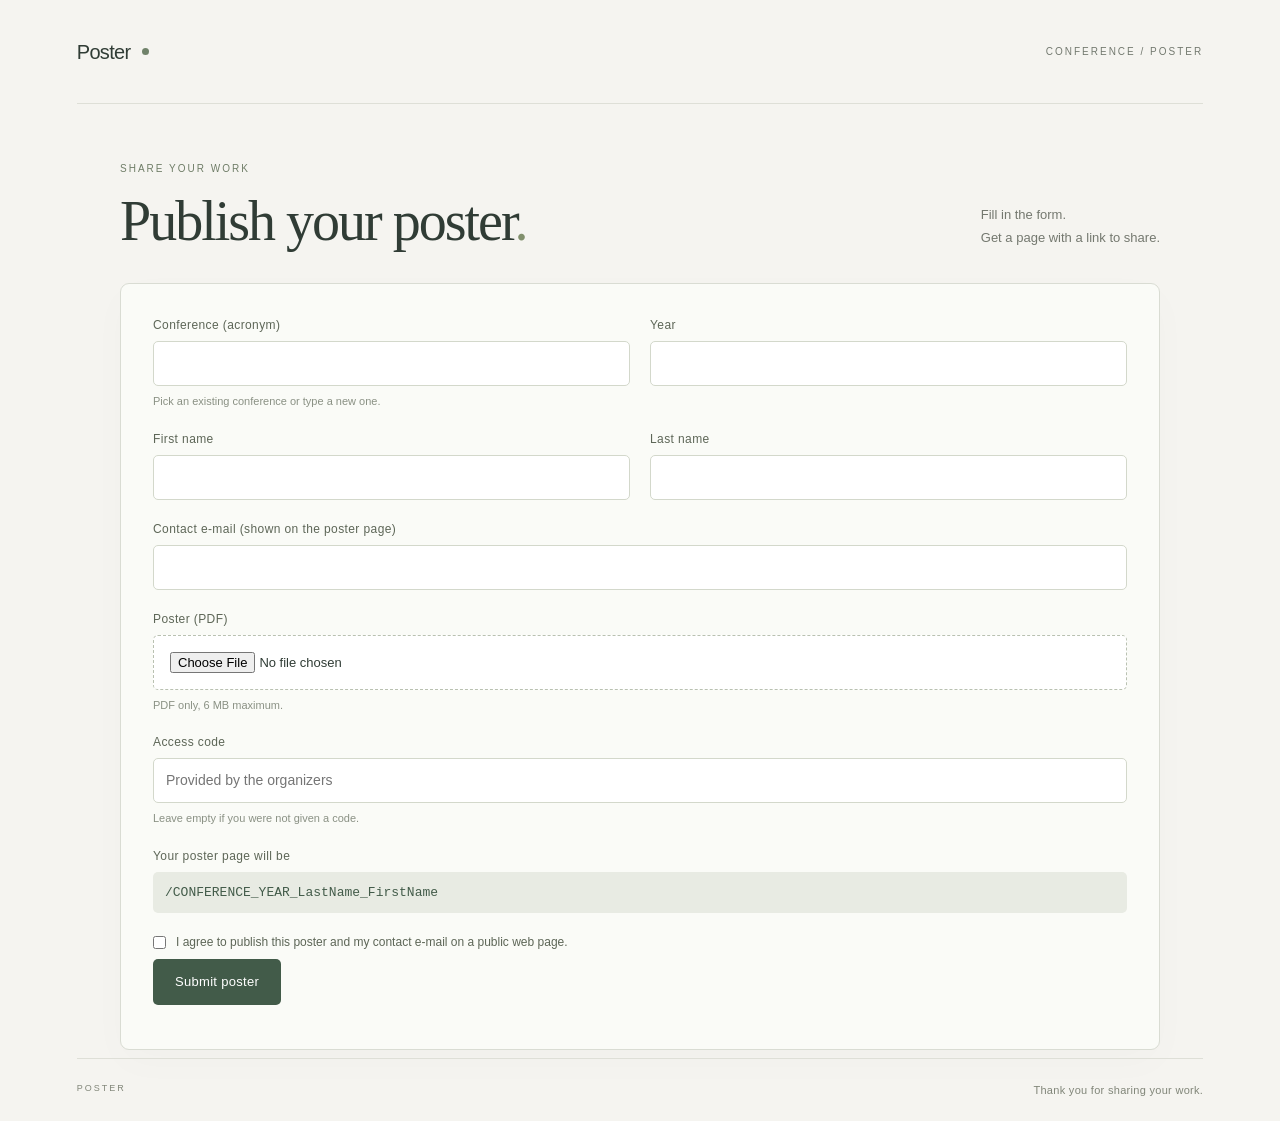
<file: docs/index.html>
<!doctype html>
<html lang="en"><head>
<meta charset="utf-8"><meta name="viewport" content="width=device-width,initial-scale=1">
<meta name="robots" content="noindex,nofollow">
<title>Publish your poster</title>
<link rel="icon" href="favicon.ico"><link rel="stylesheet" href="assets/style.css">
</head><body><main class="page">
<header class="site-header">
  <span class="wordmark">Poster<span class="mark-dot"></span></span>
  <span class="header-note">CONFERENCE / POSTER</span>
</header>

<section class="poster-section">
  <div class="intro">
    <div>
      <p class="eyebrow">SHARE YOUR WORK</p>
      <h1>Publish your poster<span>.</span></h1>
    </div>
    <p class="intro-note">Fill in the form.<br>Get a page with a link to share.</p>
  </div>

  <form class="form-card" id="form" novalidate>
    <p class="hp"><label>Do not fill <input id="bot" tabindex="-1" autocomplete="off"></label></p>

    <div class="form-grid">
      <div class="field"><label for="conf">Conference (acronym)</label>
        <input id="conf" name="conference" type="text" list="conf-list" autocomplete="off" required>
        <datalist id="conf-list"></datalist>
        <span class="hint">Pick an existing conference or type a new one.</span></div>
      <div class="field"><label for="year">Year</label>
        <input id="year" name="annee" type="number" min="2026" max="2100" required></div>
      <div class="field"><label for="prenom">First name</label>
        <input id="prenom" name="prenom" type="text" autocomplete="given-name" required></div>
      <div class="field"><label for="nom">Last name</label>
        <input id="nom" name="nom" type="text" autocomplete="family-name" required></div>
      <div class="field full"><label for="email">Contact e-mail (shown on the poster page)</label>
        <input id="email" name="email" type="email" autocomplete="email" required></div>
      <div class="field full"><label for="pdf">Poster (PDF)</label>
        <input id="pdf" name="poster" type="file" accept="application/pdf,.pdf" required>
        <span class="hint">PDF only, 6 MB maximum.</span></div>
      <div class="field full"><label for="code">Access code</label>
        <input id="code" name="code" type="text" autocomplete="off" placeholder="Provided by the organizers">
        <span class="hint">Leave empty if you were not given a code.</span></div>
      <div class="field full"><span class="lbl">Your poster page will be</span>
        <div class="folder-preview" id="preview">/CONFERENCE_YEAR_LastName_FirstName</div></div>
      <label class="check full"><input type="checkbox" name="consent" required>
        <span>I agree to publish this poster and my contact e-mail on a public web page.</span></label>
    </div>
    <button class="submit" type="submit" id="send">Submit poster</button>
    <p class="hint" id="status" role="status" style="margin-top:12px"></p>
  </form>
</section>

<div class="page-footer"><span>POSTER</span><span>Thank you for sharing your work.</span></div>
</main>
<script src="config.js"></script>
<script>
  var $ = function (id) { return document.getElementById(id); };
  var clean = function (s) { return s.normalize("NFD").replace(/[\u0300-\u036f]/g, "").replace(/[^A-Za-z0-9]+/g, "-").replace(/^-+|-+$/g, ""); };
  var cap = function (s) { return clean(s).split("-").map(function (w) { return w.charAt(0).toUpperCase() + w.slice(1); }).join("-"); };
  function update() {
    var f = [clean($("conf").value).toUpperCase() || "CONFERENCE", clean($("year").value) || "YEAR",
             cap($("nom").value) || "LastName", cap($("prenom").value) || "FirstName"].join("_");
    $("preview").textContent = "/" + f;
  }
  ["conf", "year", "nom", "prenom"].forEach(function (id) { $(id).addEventListener("input", update); });
  $("pdf").addEventListener("change", function () {
    if (this.files[0] && this.files[0].size > 6 * 1024 * 1024) { alert("The PDF is larger than 6 MB."); this.value = ""; }
  });
  update();

  $("form").addEventListener("submit", async function (e) {
    e.preventDefault();
    var form = this, btn = $("send"), st = $("status"), file = $("pdf").files[0];
    if (!form.checkValidity()) { form.reportValidity(); return; }
    if (!file || file.size > 6 * 1024 * 1024) { st.textContent = "Please choose a PDF under 6 MB."; return; }
    btn.disabled = true; st.textContent = "Publishing… please wait.";
    try {
      var b64 = await new Promise(function (ok, ko) {
        var r = new FileReader(); r.onload = function () { ok(String(r.result).split(",")[1]); }; r.onerror = ko; r.readAsDataURL(file);
      });
      var res = await fetch(window.WORKER_URL, { method: "POST", headers: { "Content-Type": "application/json" },
        body: JSON.stringify({ conference: $("conf").value, annee: $("year").value, nom: $("nom").value, prenom: $("prenom").value,
          email: $("email").value, code: $("code").value, bot: $("bot").value, pdf: b64 }) });
      var j = await res.json();
      if (j.ok) { location.href = "merci.html?f=" + encodeURIComponent(j.folder); return; }
      st.textContent = "Error: " + (j.error || "unknown error");
    } catch (err) { st.textContent = "Network error. Please try again."; }
    btn.disabled = false;
  });

  // Conférences déjà enregistrées (index : posters.json)
  fetch("posters.json?" + Date.now()).then(function (r) { return r.ok ? r.json() : []; }).then(function (list) {
    var seen = {}, dl = $("conf-list");
    list.forEach(function (p) {
      if (seen[p.conf]) return; seen[p.conf] = 1;
      var o = document.createElement("option"); o.value = p.conf; dl.appendChild(o);
    });
  }).catch(function () {});
  // Si la saisie correspond à une conférence connue (jfac), on adopte son orthographe
  $("conf").addEventListener("change", function () {
    var v = this.value.trim().toLowerCase();
    Array.prototype.forEach.call($("conf-list").options, function (o) { if (o.value.toLowerCase() === v) $("conf").value = o.value; });
    update();
  });
</script>
</body></html>
</file>
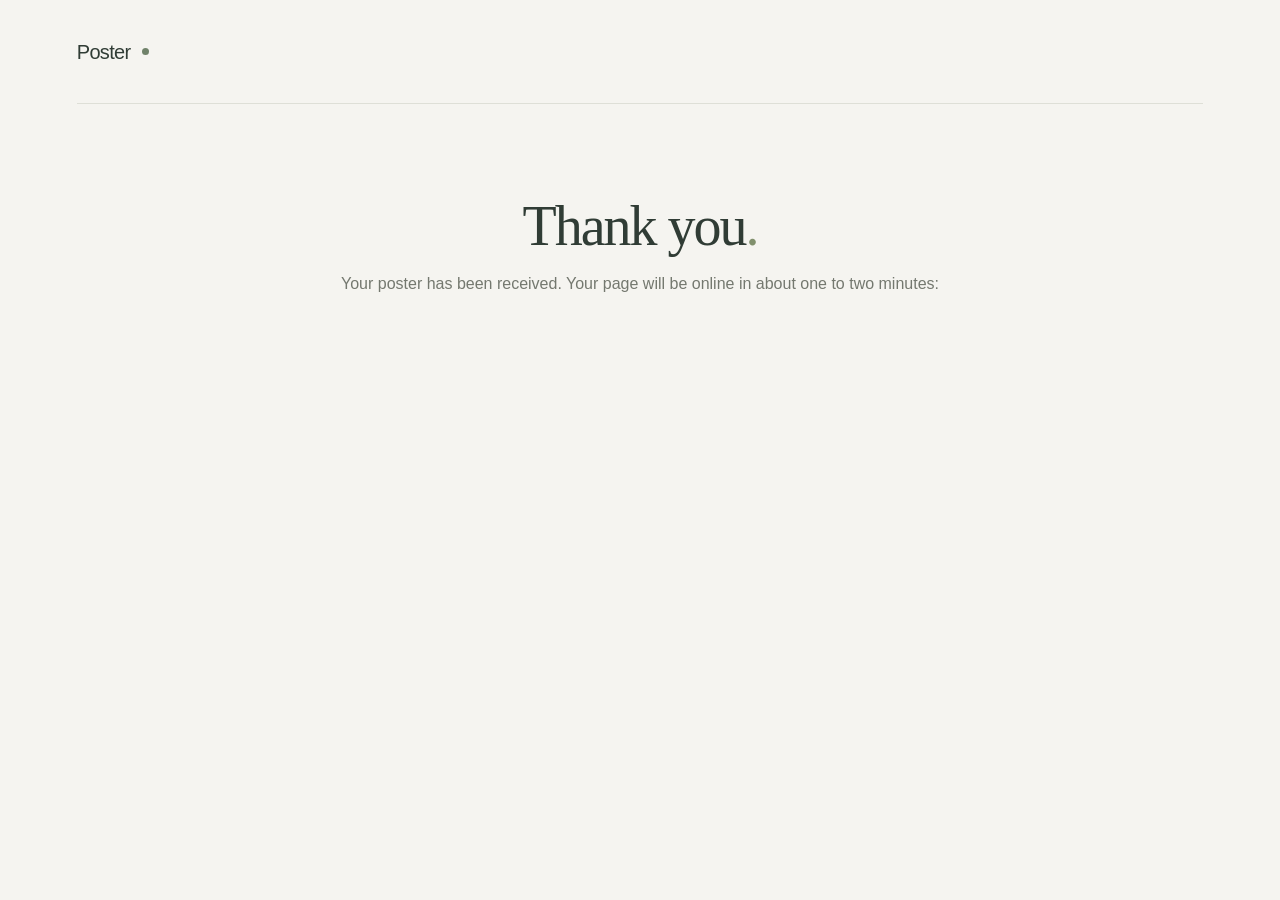
<file: docs/merci.html>
<!doctype html>
<html lang="en"><head>
<meta charset="utf-8"><meta name="viewport" content="width=device-width,initial-scale=1">
<meta name="robots" content="noindex,nofollow">
<title>Thank you</title>
<link rel="icon" href="favicon.ico"><link rel="stylesheet" href="assets/style.css">
</head><body><main class="page">
<header class="site-header"><a class="wordmark" href="index.html">Poster<span class="mark-dot"></span></a></header>
<div class="merci"><h1>Thank you<span>.</span></h1>
<p>Your poster has been received. Your page will be online in about one to two minutes:</p>
<div class="link-row" id="row" hidden>
  <a id="link" href="#"></a>
  <button class="copy-btn" id="copy" type="button">
    <svg width="15" height="15" viewBox="0 0 24 24" fill="none" stroke="currentColor" stroke-width="2" stroke-linecap="round" stroke-linejoin="round"><rect width="14" height="14" x="8" y="8" rx="2"/><path d="M4 16c-1.1 0-2-.9-2-2V4c0-1.1.9-2 2-2h10c1.1 0 2 .9 2 2"/></svg>
    <span id="copy-label">Copy to clipboard</span>
  </button>
</div>
<div class="qr-box" id="qr" hidden>
  <div id="qr-svg" aria-label="QR code of the poster page"></div>
  <p class="qr-caption">Scan to open the poster page</p>
</div></div>
<script src="assets/qrcode.js"></script>
<script>
  var f = new URLSearchParams(location.search).get("f") || "";
  if (/^[A-Za-z0-9_-]+$/.test(f)) {
    var url = new URL(f + "/", location.href).href;   // adresse complète de la page du poster
    var a = document.getElementById("link");
    a.href = url; a.textContent = url;
    document.getElementById("row").hidden = false;

    var label = document.getElementById("copy-label");
    function done() { label.textContent = "Copied!"; setTimeout(function () { label.textContent = "Copy to clipboard"; }, 2000); }
    document.getElementById("copy").addEventListener("click", function () {
      if (navigator.clipboard && window.isSecureContext) {
        navigator.clipboard.writeText(url).then(done, fallback);
      } else { fallback(); }
      function fallback() {
        var t = document.createElement("textarea"); t.value = url; t.style.position = "fixed"; t.style.opacity = "0";
        document.body.appendChild(t); t.select();
        try { document.execCommand("copy"); done(); } catch (e) {}
        document.body.removeChild(t);
      }
    });

    try {
      var qr = qrcode(0, "M"); qr.addData(url); qr.make();
      document.getElementById("qr-svg").innerHTML = qr.createSvgTag({ cellSize: 6, margin: 0, scalable: true });
      document.getElementById("qr").hidden = false;
    } catch (e) {}
  }
</script>
</main></body></html>
</file>
<file: docs/assets/style.css>
*,:after,:before{box-sizing:border-box;margin:0;padding:0}html{line-height:1.5;font-family:var(--font-body)}ul{list-style:none}img,svg,canvas{display:block;max-width:100%}button,input,select,textarea{font:inherit;color:inherit}

:root{--font-body:-apple-system, BlinkMacSystemFont, "Segoe UI", "Roboto", "Oxygen", "Ubuntu", "Cantarell", "Fira Sans", "Droid Sans", "Helvetica Neue", sans-serif;--font-heading:var(--font-body);--content-width:72rem;--reading-width:42rem;--background:oklch(100% 0 0);--foreground:oklch(14.1% .005 285.823);--card:oklch(100% 0 0);--card-foreground:oklch(14.1% .005 285.823);--popover:oklch(100% 0 0);--popover-foreground:oklch(14.1% .005 285.823);--primary:oklch(21% .006 285.885);--primary-foreground:oklch(98.5% 0 0);--secondary:oklch(96.7% .001 286.375);--secondary-foreground:oklch(21% .006 285.885);--muted:oklch(96.7% .001 286.375);--muted-foreground:oklch(55.2% .016 285.938);--accent:oklch(96.7% .001 286.375);--accent-foreground:oklch(21% .006 285.885);--destructive:oklch(57.7% .245 27.325);--destructive-foreground:oklch(98.5% 0 0);--border:oklch(92% .004 286.32);--input:oklch(92% .004 286.32);--ring:oklch(87.1% .006 286.286);--chart-1:oklch(64.6% .222 41.116);--chart-2:oklch(60% .118 184.704);--chart-3:oklch(39.8% .07 227.392);--chart-4:oklch(82.8% .189 84.429);--chart-5:oklch(76.9% .188 70.08);--radius:.625rem;--sidebar:oklch(98.5% 0 0);--sidebar-foreground:oklch(14.1% .005 285.823);--sidebar-primary:oklch(21% .006 285.885);--sidebar-primary-foreground:oklch(98.5% 0 0);--sidebar-accent:oklch(96.7% .001 286.375);--sidebar-accent-foreground:oklch(21% .006 285.885);--sidebar-border:oklch(92% .004 286.32);--sidebar-ring:oklch(87.1% .006 286.286)}.dark{--background:oklch(14.1% .005 285.823);--foreground:oklch(98.5% 0 0);--card:oklch(14.1% .005 285.823);--card-foreground:oklch(98.5% 0 0);--popover:oklch(14.1% .005 285.823);--popover-foreground:oklch(98.5% 0 0);--primary:oklch(98.5% 0 0);--primary-foreground:oklch(21% .006 285.885);--secondary:oklch(27.4% .006 286.033);--secondary-foreground:oklch(98.5% 0 0);--muted:oklch(27.4% .006 286.033);--muted-foreground:oklch(70.5% .015 286.067);--accent:oklch(27.4% .006 286.033);--accent-foreground:oklch(98.5% 0 0);--destructive:oklch(39.6% .141 25.723);--destructive-foreground:oklch(63.7% .237 25.331);--border:oklch(27.4% .006 286.033);--input:oklch(27.4% .006 286.033);--ring:oklch(44.2% .017 285.786);--chart-1:oklch(48.8% .243 264.376);--chart-2:oklch(69.6% .17 162.48);--chart-3:oklch(76.9% .188 70.08);--chart-4:oklch(62.7% .265 303.9);--chart-5:oklch(64.5% .246 16.439);--sidebar:oklch(21% .006 285.885);--sidebar-foreground:oklch(98.5% 0 0);--sidebar-primary:oklch(48.8% .243 264.376);--sidebar-primary-foreground:oklch(98.5% 0 0);--sidebar-accent:oklch(27.4% .006 286.033);--sidebar-accent-foreground:oklch(98.5% 0 0);--sidebar-border:oklch(27.4% .006 286.033);--sidebar-ring:oklch(44.2% .017 285.786)}:root{--font-body:"Trebuchet MS", sans-serif;--background:#f5f4f0;--foreground:#303c35;--primary:#425b49;--border:#dedfd7}body{color:#303c35;background:#f5f4f0}button,a{-webkit-tap-highlight-color:transparent}button{font:inherit;cursor:pointer}a{color:inherit;text-decoration:none}button:disabled{opacity:.35;cursor:default}button:focus-visible,a:focus-visible,.poster-stage:focus-visible{outline-offset:5px;outline:2px solid #52765c}.page{max-width:1440px;margin:auto;padding:0 6%}.site-header{border-bottom:1px solid #dedfd7;justify-content:space-between;align-items:center;height:104px;display:flex}.wordmark{letter-spacing:-.7px;align-items:center;gap:12px;font-size:20px;display:flex}.mark-dot{background:#70826a;border-radius:50%;width:7px;height:7px}.header-note,.eyebrow,.page-footer{letter-spacing:2px;font-size:10px}.header-note{color:#73796f}.poster-section{max-width:1040px;margin:auto}.intro{justify-content:space-between;align-items:flex-end;padding:57px 0 30px;display:flex}.eyebrow{color:#6f7d67;margin:0 0 13px}h1{letter-spacing:-2px;margin:0;font-family:Palatino Linotype,Book Antiqua,Palatino,serif;font-size:clamp(36px,4.5vw,56px);font-weight:400;line-height:1.15}h1>span{color:#81906d}.intro-note{color:#74786f;margin:0 0 4px;font-size:13px;line-height:1.8}.viewer{background:#fafbf7;border:1px solid #d9dcd3;border-radius:9px;overflow:hidden;box-shadow:0 12px 40px #303c3505}.toolbar{background:#fbfcf8;border-bottom:1px solid #dde0d7;justify-content:space-between;align-items:center;gap:20px;min-height:65px;padding:12px 20px;display:flex}.file-label{align-items:center;gap:9px;font-size:13px;display:flex}.file-label svg{color:#74816e}.file-type{color:#8a9184;margin-left:5px;font-size:11px}.zoom-controls{align-items:center;gap:3px;display:flex}.zoom-controls button{background:0 0;border:0;border-radius:4px;place-items:center;width:30px;height:30px;display:grid}.zoom-controls button:not(:disabled):hover{background:#e8ece3}.zoom-controls output{text-align:center;font-variant-numeric:tabular-nums;min-width:49px;font-size:12px}.divider{background:#dfe2d8;width:1px;height:18px;margin:0 8px}.download{color:#fff;background:#425b49;border:0;border-radius:5px;justify-content:center;align-items:center;gap:8px;padding:10px 14px;font-size:12px;display:flex}a.download:hover{background:#314738}.poster-stage{background-color:#e8ebe3;background-image:radial-gradient(#b9c1b155 .7px,#0000 .7px);background-size:8px 8px;min-height:480px;max-height:75vh;padding:24px;overflow:auto}.poster-stage .poster-image{background:#fff;max-width:none;height:auto;margin:auto;display:block;box-shadow:0 4px 16px #303c3520}.empty-poster{text-align:center;background:#fafbf7;border:1px solid #dce0d4;flex-direction:column;justify-content:center;align-items:center;width:min(100%,690px);min-height:430px;margin:auto;padding:32px;display:flex;box-shadow:0 4px 16px #303c350d}.document-icon{color:#819079;border:1px solid #e0e5d9;border-radius:50%;margin-bottom:12px;padding:20px}.empty-poster p{max-width:340px;margin:12px 0;font-family:Palatino,serif;font-size:24px;line-height:1.4}.viewer-footer{color:#78816f;letter-spacing:.4px;justify-content:space-between;align-items:center;gap:10px;min-height:38px;padding:9px 20px;font-size:10px;display:flex}.pagination{align-items:center;gap:12px;display:flex}.pagination button{background:0 0;border:none;font-size:11px}.render-error{text-align:center;padding:20px;font-size:13px}.contact{text-align:center;padding:32px 10px 53px}.contact p{color:#818679;margin:0 0 12px;font-size:12px}.contact p span{color:#465b42}.contact a{border-bottom:1px solid #b8c4ae;align-items:center;gap:10px;padding:0 0 6px;font-size:14px;transition:color .2s;display:inline-flex}.contact a:hover{color:#718762}.page-footer{color:#818679;border-top:1px solid #dedfd7;justify-content:space-between;padding:23px 0;font-size:9px;display:flex}.page-footer span:last-child{letter-spacing:.3px;font-size:11px}@media (width<=600px){.page{padding:0 5%}.site-header{height:78px}.wordmark{font-size:18px}.header-note{letter-spacing:1px;font-size:8px}.intro{padding-top:36px}.intro-note{display:none}h1{letter-spacing:-1px}.toolbar{flex-wrap:wrap;gap:5px;padding:10px}.file-label{font-size:12px}.download{padding:9px}.download>span,.file-type{display:none}.poster-stage{min-height:380px;padding:18px}.empty-poster{min-height:350px;padding:20px}.empty-poster p{font-size:22px}.viewer-footer{padding:10px;font-size:9px}.contact a{gap:7px;font-size:13px}.page-footer{gap:18px}.page-footer span:last-child{font-size:10px}}
.form-card{background:#fafbf7;border:1px solid #d9dcd3;border-radius:9px;padding:32px;box-shadow:0 12px 40px #303c3505;margin-bottom:8px}
.form-grid{display:grid;grid-template-columns:1fr 1fr;gap:20px}
.field{display:flex;flex-direction:column;gap:7px}
.field.full{grid-column:1/-1}
.field label,.field .lbl{font-size:12px;letter-spacing:.4px;color:#5d6657}
.field input[type=text],.field input[type=email],.field input[type=number]{background:#fff;border:1px solid #d3d8cb;border-radius:5px;padding:11px 12px;font-size:14px}
.field input[type=file]{background:#fff;border:1px dashed #b9c1b1;border-radius:5px;padding:16px;font-size:13px}
.field input:focus-visible{outline:2px solid #52765c;outline-offset:2px}
.hint{font-size:11px;color:#8a9184}
.folder-preview{font-family:ui-monospace,Menlo,Consolas,monospace;font-size:13px;background:#e8ebe3;border-radius:5px;padding:11px 12px;color:#425b49;word-break:break-all}
.check{display:flex;gap:10px;align-items:flex-start;font-size:12px;color:#5d6657}
.check input{margin-top:3px}
.submit{margin-top:8px;background:#425b49;color:#fff;border:0;border-radius:5px;padding:13px 22px;font-size:13px;letter-spacing:.3px}
.submit:hover{background:#314738}
.hp{position:absolute;left:-9999px}
.poster-stage .pages{display:flex;flex-direction:column;gap:18px;align-items:center;width:max-content;min-width:100%}
.poster-stage canvas{background:#fff;box-shadow:0 4px 16px #303c3520;max-width:none}
.merci{padding:90px 0;text-align:center}
.merci p{color:#74786f;margin-top:14px}
@media (width<=600px){.form-grid{grid-template-columns:1fr}.form-card{padding:20px}}

.header-right{display:flex;align-items:center;gap:16px}
.publish-btn{display:inline-flex;align-items:center;gap:8px;background:#425b49;color:#fff;border-radius:5px;padding:9px 14px;font-size:12px;letter-spacing:.3px;text-decoration:none;white-space:nowrap}
.publish-btn:hover{background:#314738}
.link-row{display:flex;align-items:center;justify-content:center;gap:12px;flex-wrap:wrap;margin-top:22px}
.link-row a{font-family:ui-monospace,Menlo,Consolas,monospace;font-size:14px;color:#425b49;word-break:break-all;text-decoration:underline}
.copy-btn{display:inline-flex;align-items:center;gap:7px;background:#fafbf7;border:1px solid #d3d8cb;border-radius:5px;padding:8px 12px;font-size:12px;cursor:pointer;color:#425b49}
.copy-btn:hover{background:#eef1e9}
.qr-box{margin:30px auto 0;width:220px;background:#fff;border:1px solid #d9dcd3;border-radius:9px;padding:16px}
.qr-box svg{width:100%;height:auto}
.qr-caption{font-size:12px;margin-top:10px}
@media (width<=600px){.header-right .header-note{display:none}}

[hidden]{display:none!important}
</file>
